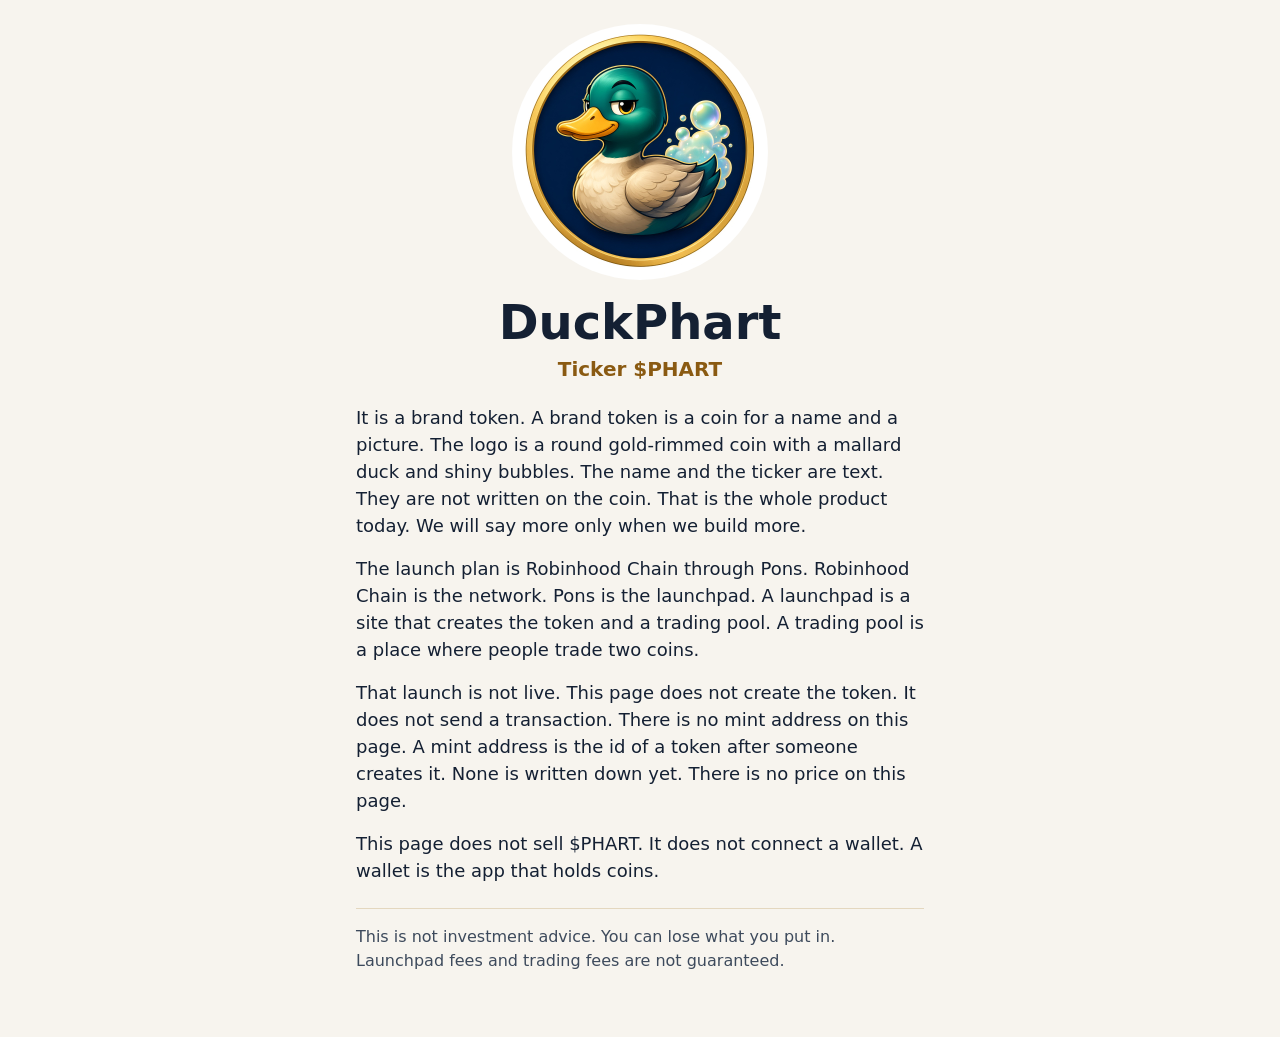
<file: index.html>
<!DOCTYPE html>
<html lang="en">
<head>
  <meta charset="utf-8">
  <meta name="viewport" content="width=device-width, initial-scale=1">
  <title>DuckPhart ($PHART)</title>
  <meta name="description" content="DuckPhart is a brand token. The ticker is $PHART. The launch plan is Robinhood Chain through the Pons launchpad. That launch is not live.">
  <link rel="icon" href="assets/duckphart-token.png">
  <link rel="stylesheet" href="styles.css">
</head>
<body>
  <main>
    <img
      src="assets/duckphart-token.png"
      alt="Round gold coin with a mallard duck and shiny bubbles near the tail."
      width="1024"
      height="1024">
    <h1>DuckPhart</h1>
    <p class="ticker">Ticker $PHART</p>
    <p>It is a brand token. A brand token is a coin for a name and a picture. The logo is a round gold-rimmed coin with a mallard duck and shiny bubbles. The name and the ticker are text. They are not written on the coin. That is the whole product today. We will say more only when we build more.</p>
    <p>The launch plan is Robinhood Chain through Pons. Robinhood Chain is the network. Pons is the launchpad. A launchpad is a site that creates the token and a trading pool. A trading pool is a place where people trade two coins.</p>
    <p>That launch is not live. This page does not create the token. It does not send a transaction. There is no mint address on this page. A mint address is the id of a token after someone creates it. None is written down yet. There is no price on this page.</p>
    <p>This page does not sell $PHART. It does not connect a wallet. A wallet is the app that holds coins.</p>
    <p class="note">This is not investment advice. You can lose what you put in. Launchpad fees and trading fees are not guaranteed.</p>
  </main>
</body>
</html>
</file>
<file: styles.css>
:root {
  --ink: #142033;
  --paper: #f7f4ee;
  --gold: #8a5a12;
  --muted: #3d4a5c;
  --line: #e4d7bf;
}

* {
  box-sizing: border-box;
}

body {
  margin: 0;
  min-height: 100vh;
  background: var(--paper);
  color: var(--ink);
  font-family: "Segoe UI", system-ui, sans-serif;
  font-size: 1.125rem;
  line-height: 1.5;
}

main {
  max-width: 38rem;
  margin: 0 auto;
  padding: 1.5rem 1.25rem 3rem;
}

img {
  display: block;
  width: min(72vw, 16rem);
  height: auto;
  margin: 0 auto;
  border-radius: 50%;
}

h1 {
  margin: 1rem 0 0;
  font-size: clamp(2rem, 8vw, 3rem);
  line-height: 1.1;
  text-align: center;
}

.ticker {
  margin: 0.35rem 0 1.25rem;
  color: var(--gold);
  font-size: 1.25rem;
  font-weight: 700;
  text-align: center;
}

p {
  margin: 0 0 1rem;
}

.note {
  margin-top: 1.5rem;
  padding-top: 1rem;
  border-top: 1px solid var(--line);
  color: var(--muted);
  font-size: 1rem;
}
</file>
